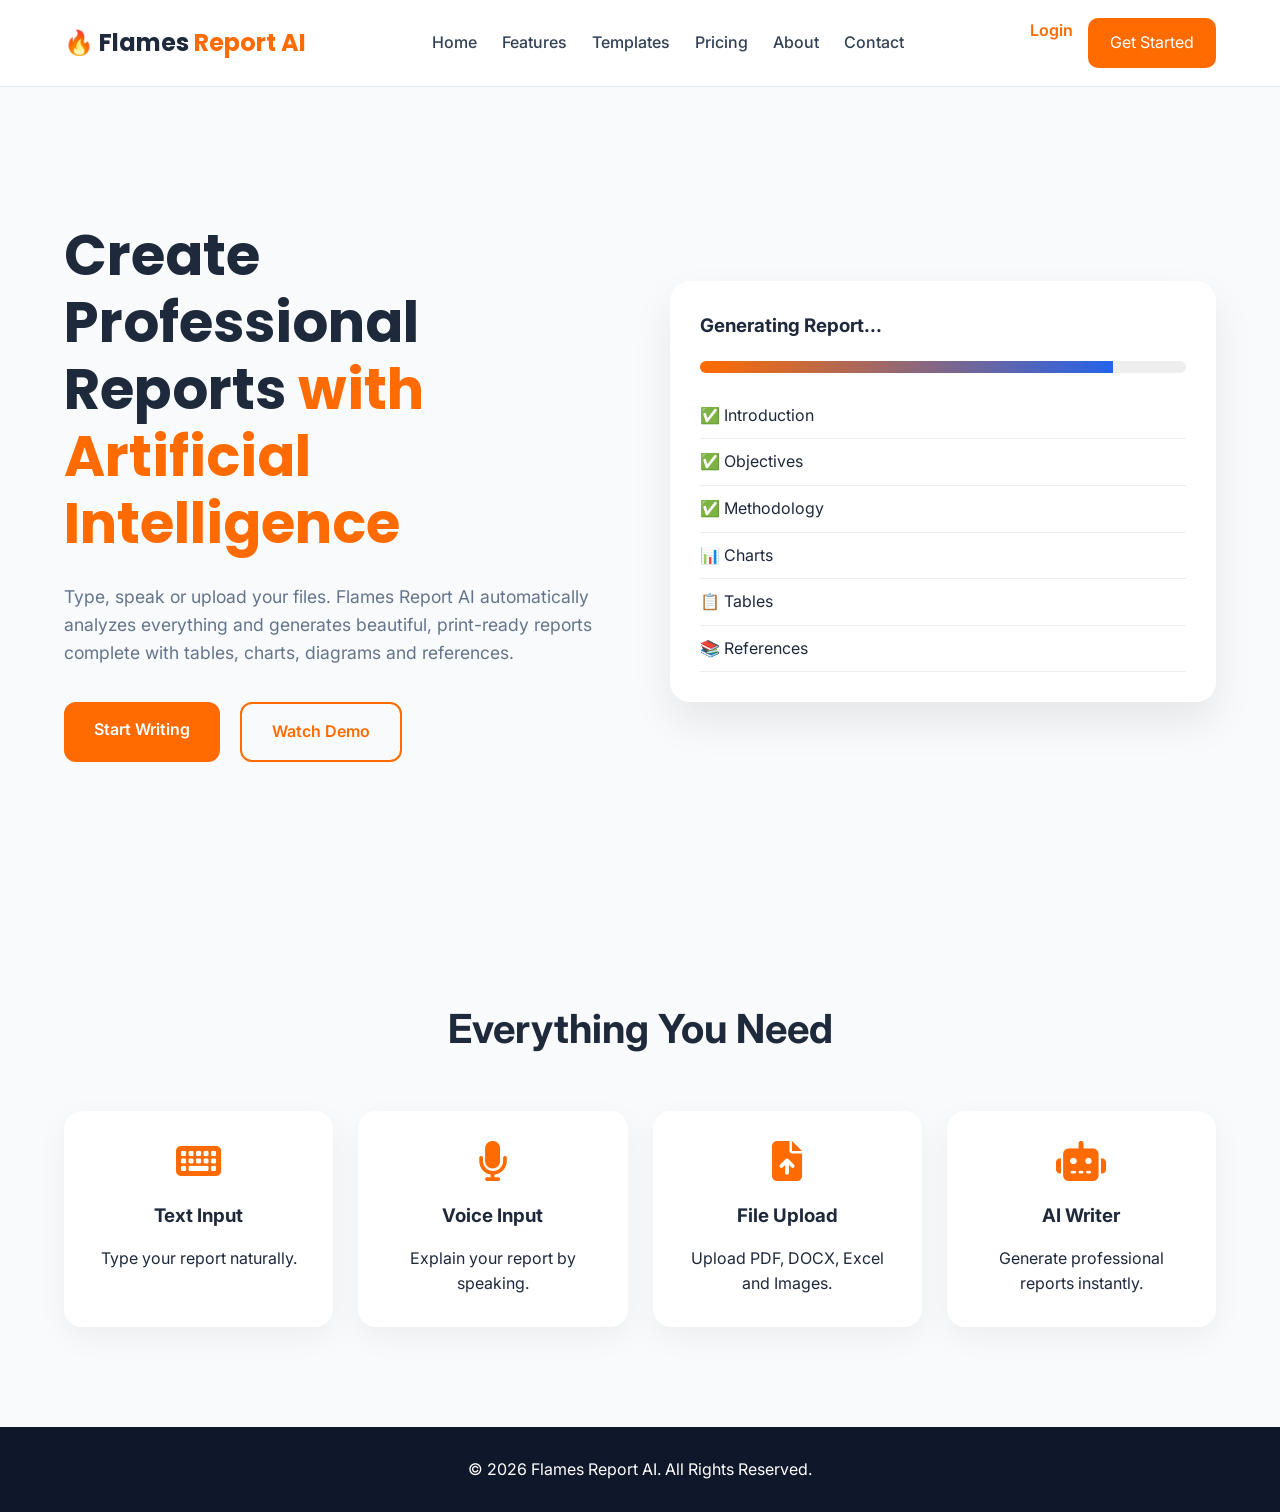
<file: index.html>
<!DOCTYPE html>
<html lang="en">
<head>
    <meta charset="UTF-8">
    <meta name="viewport" content="width=device-width, initial-scale=1.0">
    <title>Flames Report AI</title>

    <link rel="stylesheet" href="style.css">

    <!-- Google Fonts -->
    <link href="https://fonts.googleapis.com/css2?family=Inter:wght@300;400;500;600;700&family=Poppins:wght@600;700;800&display=swap" rel="stylesheet">

    <!-- Font Awesome -->
    <link rel="stylesheet"
    href="https://cdnjs.cloudflare.com/ajax/libs/font-awesome/6.6.0/css/all.min.css">
</head>

<body>

    <!-- ================= NAVBAR ================= -->

    <header>

        <nav class="navbar">

            <div class="logo">

                🔥 Flames <span>Report AI</span>

            </div>

            <ul class="nav-links">

                <li><a href="#">Home</a></li>

                <li><a href="#">Features</a></li>

                <li><a href="#">Templates</a></li>

                <li><a href="#">Pricing</a></li>

                <li><a href="#">About</a></li>

                <li><a href="#">Contact</a></li>

            </ul>

            <div class="nav-buttons">

                <a href="pages/login.html" class="login-btn">
                    Login
                </a>

                <a href="pages/signup.html" class="signup-btn">
                    Get Started
                </a>

            </div>

        </nav>

    </header>

    <!-- ================= HERO ================= -->

    <section class="hero">

        <div class="hero-text">

            <h1>

                Create Professional Reports

                <span>with Artificial Intelligence</span>

            </h1>

            <p>

                Type, speak or upload your files.

                Flames Report AI automatically analyzes everything and generates beautiful, print-ready reports complete with tables, charts, diagrams and references.

            </p>

            <div class="hero-buttons">

                <a href="pages/signup.html" class="primary-btn">

                    Start Writing

                </a>

                <a href="#" class="secondary-btn">

                    Watch Demo

                </a>

            </div>

        </div>

        <div class="hero-image">

            <div class="report-card">

                <h3>Generating Report...</h3>

                <div class="progress">

                    <div class="progress-bar"></div>

                </div>

                <ul>

                    <li>✅ Introduction</li>

                    <li>✅ Objectives</li>

                    <li>✅ Methodology</li>

                    <li>📊 Charts</li>

                    <li>📋 Tables</li>

                    <li>📚 References</li>

                </ul>

            </div>

        </div>

    </section>

    <!-- ================= FEATURES ================= -->

    <section class="features">

        <h2>Everything You Need</h2>

        <div class="feature-grid">

            <div class="feature-card">

                <i class="fas fa-keyboard"></i>

                <h3>Text Input</h3>

                <p>Type your report naturally.</p>

            </div>

            <div class="feature-card">

                <i class="fas fa-microphone"></i>

                <h3>Voice Input</h3>

                <p>Explain your report by speaking.</p>

            </div>

            <div class="feature-card">

                <i class="fas fa-file-upload"></i>

                <h3>File Upload</h3>

                <p>Upload PDF, DOCX, Excel and Images.</p>

            </div>

            <div class="feature-card">

                <i class="fas fa-robot"></i>

                <h3>AI Writer</h3>

                <p>Generate professional reports instantly.</p>

            </div>

        </div>

    </section>

    <!-- ================= FOOTER ================= -->

    <footer>

        <p>

            © 2026 Flames Report AI. All Rights Reserved.

        </p>

    </footer>

    <script src="script.js"></script>

</body>
                      </html>
</file>
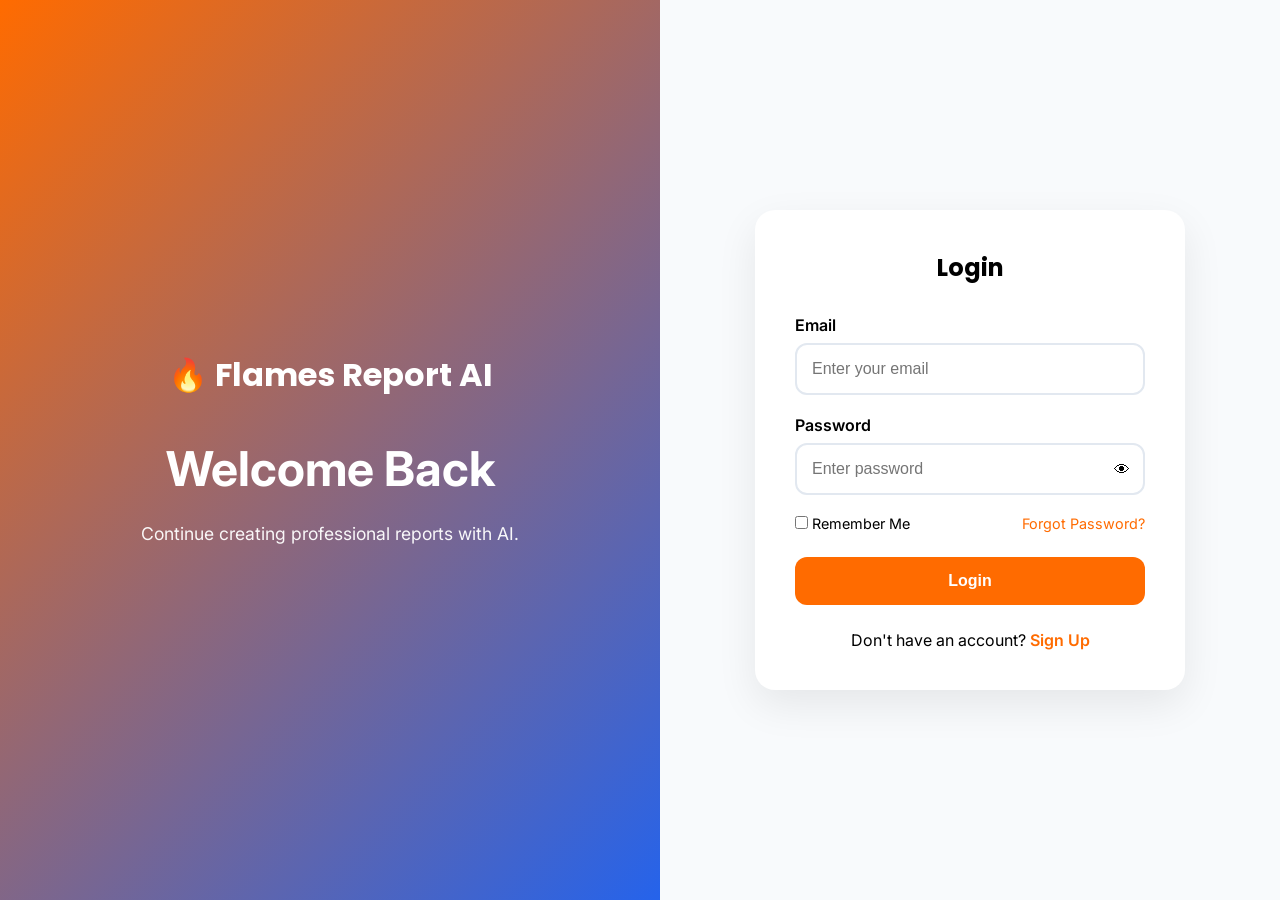
<file: login.html>
<!DOCTYPE html>
<html lang="en">

<head>

    <meta charset="UTF-8">

    <meta name="viewport"
          content="width=device-width, initial-scale=1.0">

    <title>Login | Flames Report AI</title>

    <link rel="stylesheet" href="../css/auth.css">

    <link href="https://fonts.googleapis.com/css2?family=Inter:wght@300;400;500;600;700&family=Poppins:wght@600;700;800&display=swap" rel="stylesheet">

    <link rel="stylesheet"
    href="https://cdnjs.cloudflare.com/ajax/libs/font-awesome/6.6.0/css/all.min.css">

</head>

<body>

<div class="container">

    <div class="left-panel">

        <div class="brand">

            🔥 Flames Report AI

        </div>

        <h1>

            Welcome Back

        </h1>

        <p>

            Continue creating professional reports with AI.

        </p>

    </div>

    <div class="right-panel">

        <form id="loginForm">

            <h2>Login</h2>

            <div class="input-group">

                <label>Email</label>

                <input
                type="email"
                id="email"
                placeholder="Enter your email"
                required>

            </div>

            <div class="input-group">

                <label>Password</label>

                <input
                type="password"
                id="password"
                placeholder="Enter password"
                required>

            </div>

            <div class="options">

                <label>

                    <input type="checkbox">

                    Remember Me

                </label>

                <a href="#">

                    Forgot Password?

                </a>

            </div>

            <button type="submit">

                Login

            </button>

            <p class="bottom-text">

                Don't have an account?

                <a href="signup.html">

                    Sign Up

                </a>

            </p>

        </form>

    </div>

</div>

<script src="../js/auth.js"></script>

</body>

</html>
</file>
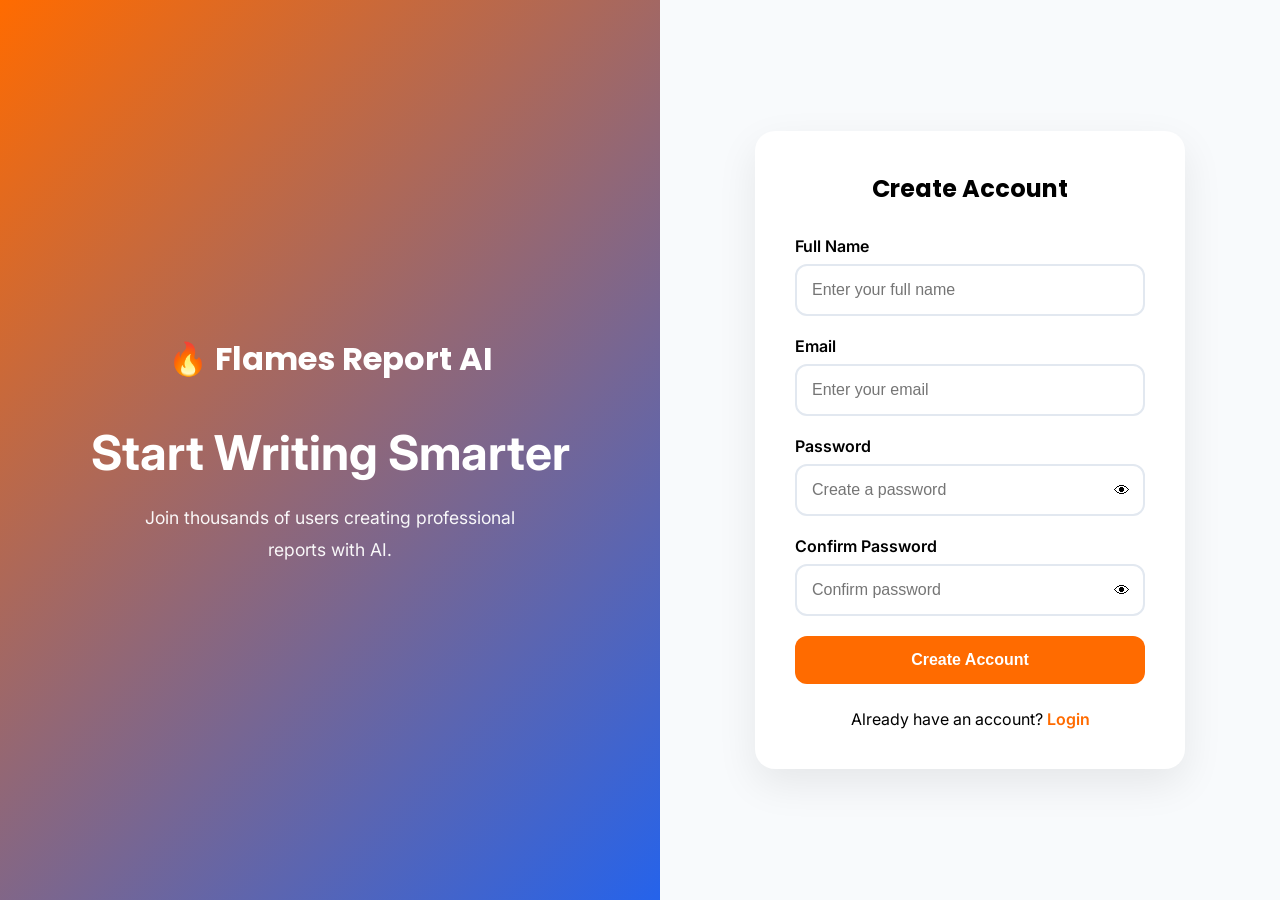
<file: signup.html>
<!DOCTYPE html>
<html lang="en">

<head>

    <meta charset="UTF-8">

    <meta name="viewport"
          content="width=device-width, initial-scale=1.0">

    <title>Create Account | Flames Report AI</title>

    <link rel="stylesheet" href="../css/auth.css">

    <link href="https://fonts.googleapis.com/css2?family=Inter:wght@300;400;500;600;700;800&family=Poppins:wght@600;700;800&display=swap" rel="stylesheet">

    <link rel="stylesheet"
    href="https://cdnjs.cloudflare.com/ajax/libs/font-awesome/6.6.0/css/all.min.css">

</head>

<body>

<div class="container">

    <div class="left-panel">

        <div class="brand">

            🔥 Flames Report AI

        </div>

        <h1>

            Start Writing Smarter

        </h1>

        <p>

            Join thousands of users creating professional reports with AI.

        </p>

    </div>

    <div class="right-panel">

        <form id="signupForm">

            <h2>Create Account</h2>

            <div class="input-group">

                <label>Full Name</label>

                <input
                type="text"
                id="fullname"
                placeholder="Enter your full name"
                required>

            </div>

            <div class="input-group">

                <label>Email</label>

                <input
                type="email"
                id="email"
                placeholder="Enter your email"
                required>

            </div>

            <div class="input-group">

                <label>Password</label>

                <input
                type="password"
                id="password"
                placeholder="Create a password"
                required>

            </div>

            <div class="input-group">

                <label>Confirm Password</label>

                <input
                type="password"
                id="confirmPassword"
                placeholder="Confirm password"
                required>

            </div>

            <button type="submit">

                Create Account

            </button>

            <p class="bottom-text">

                Already have an account?

                <a href="login.html">

                    Login

                </a>

            </p>

        </form>

    </div>

</div>

<script src="../js/auth.js"></script>

</body>

</html>
</file>
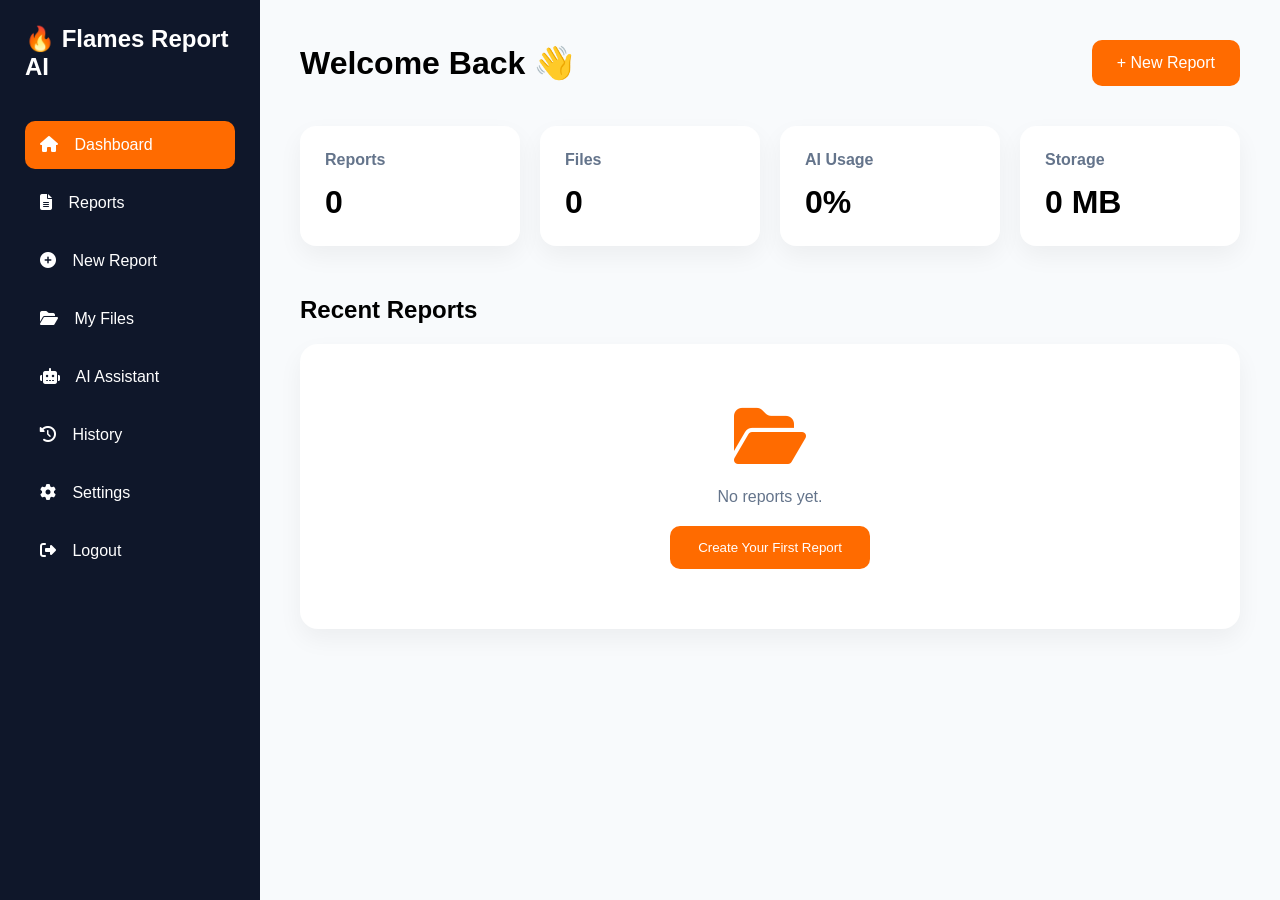
<file: pages/dashboard.html>
<!DOCTYPE html>
<html lang="en">

<head>

    <meta charset="UTF-8">

    <meta name="viewport" content="width=device-width, initial-scale=1.0">

    <title>Dashboard | Flames Report AI</title>

    <link rel="stylesheet" href="../css/dashboard.css">

    <link rel="stylesheet"
    href="https://cdnjs.cloudflare.com/ajax/libs/font-awesome/6.6.0/css/all.min.css">

</head>

<body>

<div class="dashboard">

    <!-- Sidebar -->

    <aside class="sidebar">

        <div class="logo">

            🔥 Flames Report AI

        </div>

        <ul>

            <li class="active">
                <i class="fas fa-home"></i>
                Dashboard
            </li>

            <li>
                <i class="fas fa-file-alt"></i>
                Reports
            </li>

            <li>
                <i class="fas fa-plus-circle"></i>
                New Report
            </li>

            <li>
                <i class="fas fa-folder-open"></i>
                My Files
            </li>

            <li>
                <i class="fas fa-robot"></i>
                AI Assistant
            </li>

            <li>
                <i class="fas fa-history"></i>
                History
            </li>

            <li>
                <i class="fas fa-cog"></i>
                Settings
            </li>

            <li>
                <i class="fas fa-sign-out-alt"></i>
                Logout
            </li>

        </ul>

    </aside>

    <!-- Main Content -->

    <main class="main-content">

        <header class="topbar">

            <h1>Welcome Back 👋</h1>

            <button class="new-report">

                + New Report

            </button>

        </header>

        <!-- Statistics -->

        <section class="stats">

            <div class="card">

                <h2>Reports</h2>

                <h3>0</h3>

            </div>

            <div class="card">

                <h2>Files</h2>

                <h3>0</h3>

            </div>

            <div class="card">

                <h2>AI Usage</h2>

                <h3>0%</h3>

            </div>

            <div class="card">

                <h2>Storage</h2>

                <h3>0 MB</h3>

            </div>

        </section>

        <!-- Recent Reports -->

        <section class="recent">

            <h2>Recent Reports</h2>

            <div class="empty">

                <i class="fas fa-folder-open"></i>

                <p>No reports yet.</p>

                <button>Create Your First Report</button>

            </div>

        </section>

    </main>

</div>

<script src="../js/dashboard.js"></script>

</body>

  </html>
</file>
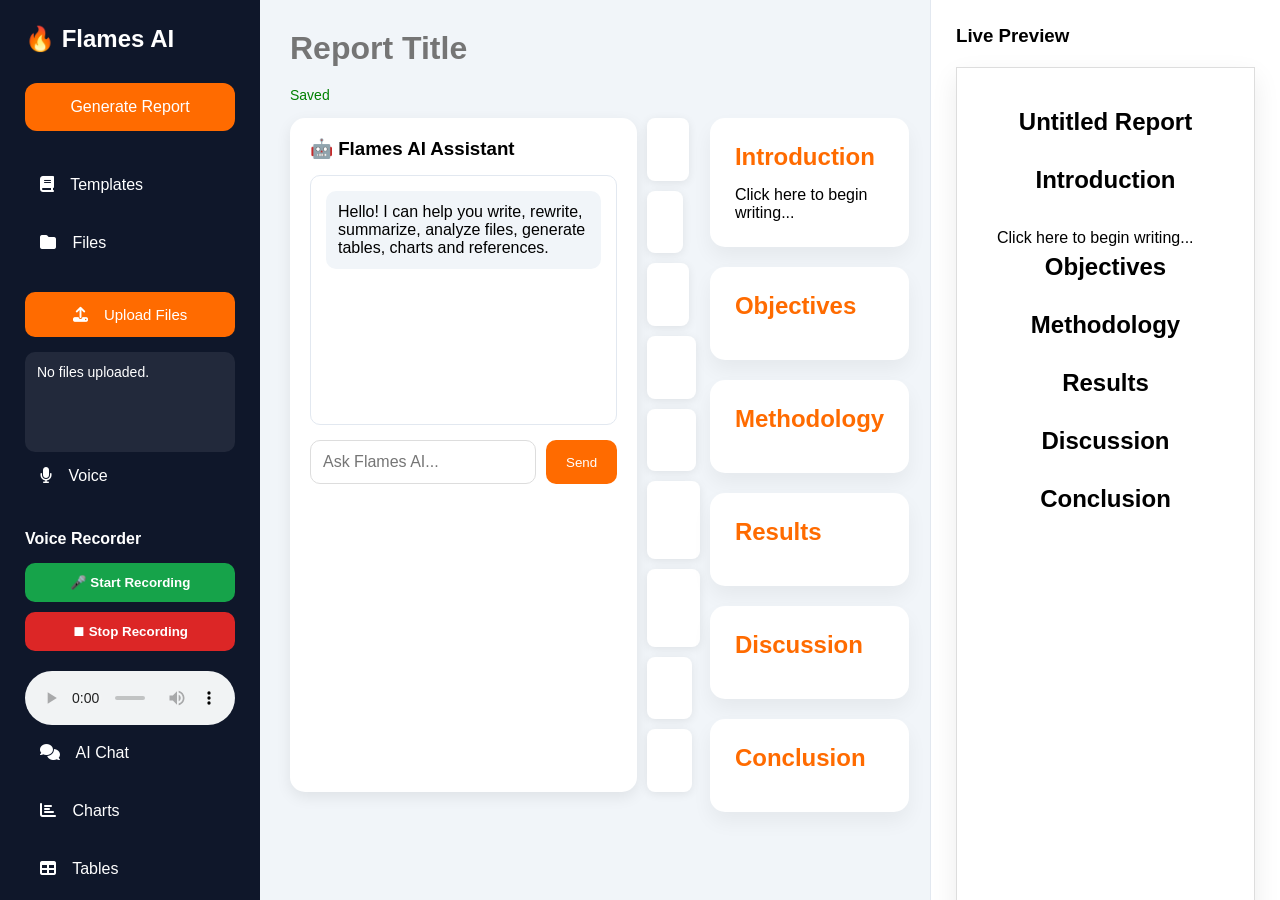
<file: pages/report.html>
<!DOCTYPE html>
<html lang="en">

<head>

<meta charset="UTF-8">

<meta name="viewport"
content="width=device-width, initial-scale=1.0">

<title>Report Studio | Flames Report AI</title>

<link rel="stylesheet"
href="../css/report.css">

<link rel="stylesheet"
href="https://cdnjs.cloudflare.com/ajax/libs/font-awesome/6.6.0/css/all.min.css">

</head>

<body>

<div class="studio">

    <!-- Sidebar -->

    <aside class="sidebar">

        <h2>🔥 Flames AI</h2>

        <button class="generate-btn">

            Generate Report

        </button>

        <ul>

            <li><i class="fas fa-book"></i> Templates</li>

            <li><i class="fas fa-folder"></i> Files</li>
            <div class="upload-box">

    <input
        type="file"
        id="fileInput"
        multiple
        hidden>

    <button id="uploadBtn">

        <i class="fas fa-upload"></i>

        Upload Files

    </button>

    <div id="fileList">

        <p>No files uploaded.</p>

    </div>

            </div>

            <li><i class="fas fa-microphone"></i> Voice</li>
            <div class="voice-box">

    <h3>Voice Recorder</h3>

    <button id="startRecord">

        🎤 Start Recording

    </button>

    <button id="stopRecord">

        ⏹ Stop Recording

    </button>

    <audio id="audioPlayer" controls></audio>

            </div>

            <li><i class="fas fa-comments"></i> AI Chat</li>

            <li><i class="fas fa-chart-bar"></i> Charts</li>

            <li><i class="fas fa-table"></i> Tables</li>

            <li><i class="fas fa-cog"></i> Formatting</li>

            <li><i class="fas fa-bookmark"></i> References</li>

        </ul>

    </aside>

    <!-- Editor -->

    <main class="editor">

        <input
        type="text"
        class="title"
        placeholder="Report Title">
        <div class="save-status">

    Saved

        </div>

        <!-- =========================
     AI COMMAND BAR
========================== -->

<div class="ai-command">
<div class="ai-panel">

    <h3>🤖 Flames AI Assistant</h3>

    <div id="chatMessages" class="chat-messages">

        <div class="ai-message">
            Hello! I can help you write, rewrite, summarize, analyze files, generate tables, charts and references.
        </div>

    </div>

    <div class="chat-input">

        <input
            type="text"
            id="aiPrompt"
            placeholder="Ask Flames AI...">

        <button id="sendPrompt">
            Send
        </button>

    </div>

</div>

<!-- =========================
     TOOLBAR
========================== -->

<div class="toolbar">

    <button><b>B</b></button>

    <button><i>I</i></button>

    <button><u>U</u></button>

    <button>H1</button>

    <button>H2</button>

    <button>• List</button>

    <button>1. List</button>

    <button>

        <i class="fas fa-table"></i>

    </button>

    <button>

        <i class="fas fa-image"></i>

    </button>

</div>

<!-- =========================
     DOCUMENT
========================== -->

<div class="document">

    <section
    class="block"
    contenteditable="true">

        <h2>Introduction</h2>

        <p>

            Click here to begin writing...

        </p>

    </section>

    <section
    class="block"
    contenteditable="true">

        <h2>Objectives</h2>

        <p></p>

    </section>

    <section
    class="block"
    contenteditable="true">

        <h2>Methodology</h2>

        <p></p>

    </section>

    <section
    class="block"
    contenteditable="true">

        <h2>Results</h2>

        <p></p>

    </section>

    <section
    class="block"
    contenteditable="true">

        <h2>Discussion</h2>

        <p></p>

    </section>

    <section
    class="block"
    contenteditable="true">

        <h2>Conclusion</h2>

        <p></p>

    </section>

        </div>

    </main>

    <!-- Preview -->

    <aside class="preview">

        <h3>Live Preview</h3>

        <div class="paper">

            <h2>Untitled Report</h2>

            <p>

                Your formatted report preview will appear here.

            </p>

        </div>

    </aside>

</div>
    <!-- Toast Notification -->
<div id="toast"></div>

<script src="../js/report.js"></script>

</body>

</html>
</file>
<file: style.css>
/*=========================================
  GOOGLE FONTS
=========================================*/
@import url('https://fonts.googleapis.com/css2?family=Inter:wght@300;400;500;600;700&family=Poppins:wght@600;700;800&display=swap');

/*=========================================
  RESET
=========================================*/
*{
    margin:0;
    padding:0;
    box-sizing:border-box;
}

html{
    scroll-behavior:smooth;
}

body{
    font-family:'Inter',sans-serif;
    background:#f8fafc;
    color:#1e293b;
    line-height:1.6;
}

/*=========================================
  VARIABLES
=========================================*/
:root{

    --primary:#ff6b00;
    --secondary:#2563eb;

    --dark:#0f172a;
    --light:#ffffff;

    --text:#334155;

    --border:#e2e8f0;

}

/*=========================================
  NAVBAR
=========================================*/
header{

    position:sticky;
    top:0;

    z-index:999;

    background:#fff;

    border-bottom:1px solid var(--border);

}

.navbar{

    width:90%;
    max-width:1200px;

    margin:auto;

    display:flex;

    align-items:center;

    justify-content:space-between;

    padding:18px 0;

}

.logo{

    font-size:1.5rem;

    font-weight:700;

    font-family:'Poppins',sans-serif;

}

.logo span{

    color:var(--primary);

}

.nav-links{

    display:flex;

    list-style:none;

    gap:25px;

}

.nav-links a{

    text-decoration:none;

    color:var(--text);

    font-weight:500;

    transition:.3s;

}

.nav-links a:hover{

    color:var(--primary);

}

.nav-buttons{

    display:flex;

    gap:15px;

}

.login-btn{

    text-decoration:none;

    color:var(--primary);

    font-weight:600;

}

.signup-btn{

    text-decoration:none;

    background:var(--primary);

    color:#fff;

    padding:12px 22px;

    border-radius:10px;

    transition:.3s;

}

.signup-btn:hover{

    background:#e95d00;

}

/*=========================================
  HERO
=========================================*/

.hero{

    width:90%;

    max-width:1200px;

    margin:auto;

    min-height:90vh;

    display:flex;

    align-items:center;

    justify-content:space-between;

    gap:60px;

}

.hero-text{

    flex:1;

}

.hero-text h1{

    font-family:'Poppins',sans-serif;

    font-size:3.5rem;

    line-height:1.2;

    margin-bottom:25px;

}

.hero-text span{

    color:var(--primary);

}

.hero-text p{

    color:#64748b;

    font-size:1.1rem;

    margin-bottom:35px;

}

.hero-buttons{

    display:flex;

    gap:20px;

}

.primary-btn{

    background:var(--primary);

    color:white;

    text-decoration:none;

    padding:15px 30px;

    border-radius:12px;

    font-weight:600;

    transition:.3s;

}

.primary-btn:hover{

    transform:translateY(-3px);

}

.secondary-btn{

    text-decoration:none;

    border:2px solid var(--primary);

    color:var(--primary);

    padding:15px 30px;

    border-radius:12px;

    font-weight:600;

}

/*=========================================
  REPORT CARD
=========================================*/

.hero-image{

    flex:1;

}

.report-card{

    background:white;

    padding:30px;

    border-radius:20px;

    box-shadow:0 20px 40px rgba(0,0,0,.08);

}

.progress{

    width:100%;

    height:12px;

    background:#eee;

    border-radius:20px;

    overflow:hidden;

    margin:20px 0;

}

.progress-bar{

    width:85%;

    height:100%;

    background:linear-gradient(90deg,var(--primary),var(--secondary));

    animation:load 3s infinite;

}

@keyframes load{

    0%{

        width:20%;

    }

    100%{

        width:95%;

    }

}

.report-card ul{

    list-style:none;

}

.report-card li{

    padding:10px 0;

    border-bottom:1px solid #eee;

}

/*=========================================
  FEATURES
=========================================*/

.features{

    width:90%;

    max-width:1200px;

    margin:100px auto;

}

.features h2{

    text-align:center;

    font-size:2.5rem;

    margin-bottom:50px;

}

.feature-grid{

    display:grid;

    grid-template-columns:repeat(auto-fit,minmax(250px,1fr));

    gap:25px;

}

.feature-card{

    background:white;

    padding:30px;

    border-radius:18px;

    text-align:center;

    box-shadow:0 10px 30px rgba(0,0,0,.05);

    transition:.3s;

}

.feature-card:hover{

    transform:translateY(-10px);

}

.feature-card i{

    font-size:2.5rem;

    color:var(--primary);

    margin-bottom:20px;

}

.feature-card h3{

    margin-bottom:15px;

}

/*=========================================
  FOOTER
=========================================*/

footer{

    background:var(--dark);

    color:white;

    text-align:center;

    padding:30px;

    margin-top:100px;

}

/*=========================================
  MOBILE
=========================================*/

@media(max-width:900px){

.nav-links{

display:none;

}

.hero{

flex-direction:column;

padding-top:50px;

text-align:center;

}

.hero-text h1{

font-size:2.5rem;

}

.hero-buttons{

justify-content:center;

flex-wrap:wrap;

}

.navbar{

width:95%;

}

  }
/*=========================================
  RIPPLE EFFECT
=========================================*/

.primary-btn,
.signup-btn{

    position:relative;

    overflow:hidden;

}

.ripple{

    position:absolute;

    border-radius:50%;

    transform:scale(0);

    animation:ripple .6s linear;

    background:rgba(255,255,255,.5);

}

@keyframes ripple{

    to{

        transform:scale(4);

        opacity:0;

    }

}
</file>
<file: css/auth.css>
/*=========================================
  GOOGLE FONTS
=========================================*/
@import url('https://fonts.googleapis.com/css2?family=Inter:wght@300;400;500;600;700&family=Poppins:wght@600;700;800&display=swap');

/*=========================================
  RESET
=========================================*/
*{
    margin:0;
    padding:0;
    box-sizing:border-box;
}

body{
    font-family:'Inter',sans-serif;
    background:#f8fafc;
    min-height:100vh;
}

/*=========================================
  CONTAINER
=========================================*/
.container{
    display:flex;
    min-height:100vh;
}

/*=========================================
  LEFT PANEL
=========================================*/
.left-panel{
    flex:1;
    background:linear-gradient(135deg,#ff6b00,#2563eb);
    color:#fff;

    display:flex;
    flex-direction:column;
    justify-content:center;
    align-items:center;

    padding:60px;
    text-align:center;
}

.brand{
    font-size:2rem;
    font-family:'Poppins',sans-serif;
    font-weight:700;
    margin-bottom:40px;
}

.left-panel h1{
    font-size:3rem;
    margin-bottom:20px;
}

.left-panel p{
    max-width:420px;
    font-size:1.1rem;
    opacity:.95;
    line-height:1.8;
}

/*=========================================
  RIGHT PANEL
=========================================*/
.right-panel{
    flex:1;
    display:flex;
    justify-content:center;
    align-items:center;
    padding:40px;
}

/*=========================================
  FORM
=========================================*/
form{
    width:100%;
    max-width:430px;
    background:#fff;
    padding:40px;
    border-radius:20px;
    box-shadow:0 15px 40px rgba(0,0,0,.08);
}

form h2{
    text-align:center;
    margin-bottom:30px;
    font-family:'Poppins',sans-serif;
}

.input-group{
    margin-bottom:20px;
}

.input-group label{
    display:block;
    margin-bottom:8px;
    font-weight:600;
}

.input-group input{
    width:100%;
    padding:15px;
    border:2px solid #e2e8f0;
    border-radius:12px;
    outline:none;
    transition:.3s;
    font-size:1rem;
}

.input-group input:focus{
    border-color:#ff6b00;
}

/*=========================================
  OPTIONS
=========================================*/
.options{
    display:flex;
    justify-content:space-between;
    align-items:center;
    margin-bottom:25px;
    font-size:.9rem;
}

.options a{
    text-decoration:none;
    color:#ff6b00;
}

/*=========================================
  BUTTON
=========================================*/
button{
    width:100%;
    padding:15px;
    border:none;
    border-radius:12px;
    background:#ff6b00;
    color:#fff;
    font-size:1rem;
    font-weight:600;
    cursor:pointer;
    transition:.3s;
}

button:hover{
    background:#e55d00;
    transform:translateY(-2px);
}

/*=========================================
  BOTTOM TEXT
=========================================*/
.bottom-text{
    text-align:center;
    margin-top:25px;
}

.bottom-text a{
    color:#ff6b00;
    text-decoration:none;
    font-weight:600;
}

/*=========================================
  RESPONSIVE
=========================================*/
@media(max-width:900px){

.container{
    flex-direction:column;
}

.left-panel{
    min-height:300px;
    padding:40px 20px;
}

.left-panel h1{
    font-size:2.2rem;
}

.right-panel{
    padding:20px;
}

form{
    padding:30px 20px;
}

.options{
    flex-direction:column;
    gap:12px;
    align-items:flex-start;
}

  }
</file>
<file: css/dashboard.css>
/*=========================================
    RESET
=========================================*/

*{
    margin:0;
    padding:0;
    box-sizing:border-box;
}

:root{

    --primary:#ff6b00;
    --secondary:#2563eb;

    --dark:#0f172a;
    --light:#ffffff;

    --bg:#f8fafc;

    --text:#334155;

    --border:#e2e8f0;

}

body{

    font-family:Inter,sans-serif;

    background:var(--bg);

}

/*=========================================
    DASHBOARD
=========================================*/

.dashboard{

    display:flex;

    min-height:100vh;

}

/*=========================================
    SIDEBAR
=========================================*/

.sidebar{

    width:260px;

    background:var(--dark);

    color:white;

    padding:25px;

    position:fixed;

    left:0;

    top:0;

    bottom:0;

    overflow-y:auto;

}

.logo{

    font-size:1.5rem;

    font-weight:bold;

    margin-bottom:40px;

}

.sidebar ul{

    list-style:none;

}

.sidebar li{

    padding:15px;

    border-radius:10px;

    cursor:pointer;

    margin-bottom:10px;

    transition:.3s;

}

.sidebar li:hover{

    background:rgba(255,255,255,.08);

}

.sidebar .active{

    background:var(--primary);

}

.sidebar i{

    margin-right:12px;

}

/*=========================================
    MAIN CONTENT
=========================================*/

.main-content{

    flex:1;

    margin-left:260px;

    padding:40px;

}

/*=========================================
    TOPBAR
=========================================*/

.topbar{

    display:flex;

    justify-content:space-between;

    align-items:center;

    margin-bottom:40px;

}

.new-report{

    background:var(--primary);

    color:white;

    border:none;

    padding:14px 25px;

    border-radius:10px;

    cursor:pointer;

    font-size:1rem;

    transition:.3s;

}

.new-report:hover{

    transform:translateY(-2px);

}

/*=========================================
    STATS
=========================================*/

.stats{

    display:grid;

    grid-template-columns:repeat(auto-fit,minmax(220px,1fr));

    gap:20px;

}

.card{

    background:white;

    padding:25px;

    border-radius:16px;

    box-shadow:0 10px 25px rgba(0,0,0,.05);

    transition:.3s;

}

.card:hover{

    transform:translateY(-6px);

}

.card h2{

    color:#64748b;

    font-size:1rem;

}

.card h3{

    font-size:2rem;

    margin-top:15px;

}

/*=========================================
    RECENT REPORTS
=========================================*/

.recent{

    margin-top:50px;

}

.recent h2{

    margin-bottom:20px;

}

.empty{

    background:white;

    border-radius:18px;

    padding:60px;

    text-align:center;

    box-shadow:0 10px 25px rgba(0,0,0,.05);

}

.empty i{

    font-size:4rem;

    color:var(--primary);

    margin-bottom:20px;

}

.empty p{

    margin-bottom:20px;

    color:#64748b;

}

.empty button{

    border:none;

    background:var(--primary);

    color:white;

    padding:14px 28px;

    border-radius:10px;

    cursor:pointer;

    transition:.3s;

}

.empty button:hover{

    transform:translateY(-2px);

}

/*=========================================
    MOBILE
=========================================*/

@media(max-width:900px){

.sidebar{

    width:80px;

    padding:20px 10px;

}

.logo{

    font-size:1rem;

}

.sidebar li{

    text-align:center;

}

.sidebar li i{

    margin-right:0;

}

.sidebar li{

    font-size:0;

}

.sidebar li i{

    font-size:18px;

}

.main-content{

    margin-left:80px;

    padding:20px;

}

.topbar{

    flex-direction:column;

    align-items:flex-start;

    gap:20px;

}

  }
</file>
<file: css/report.css>
/*=========================================
    RESET
=========================================*/

*{
    margin:0;
    padding:0;
    box-sizing:border-box;
}

:root{

    --primary:#ff6b00;
    --dark:#0f172a;
    --light:#ffffff;
    --background:#f1f5f9;
    --border:#e2e8f0;
    --text:#334155;

}

body{

    font-family:Inter,sans-serif;

    background:var(--background);

}

/*=========================================
    LAYOUT
=========================================*/

.studio{

    display:grid;

    grid-template-columns:260px 1fr 350px;

    height:100vh;

}

/*=========================================
    SIDEBAR
=========================================*/

.sidebar{

    background:var(--dark);

    color:white;

    padding:25px;

    overflow:auto;

}

.sidebar h2{

    margin-bottom:30px;

}

.generate-btn{

    width:100%;

    border:none;

    background:var(--primary);

    color:white;

    padding:15px;

    border-radius:12px;

    cursor:pointer;

    margin-bottom:30px;

    font-size:1rem;

}

.sidebar ul{

    list-style:none;

}

.sidebar li{

    padding:15px;

    border-radius:10px;

    margin-bottom:10px;

    cursor:pointer;

    transition:.3s;

}

.sidebar li:hover{

    background:rgba(255,255,255,.08);

}

.sidebar i{

    margin-right:12px;

}

/*=========================================
    EDITOR
=========================================*/

.editor{

    display:flex;

    flex-direction:column;

    padding:30px;

    overflow:auto;

}

.title{

    border:none;

    outline:none;

    font-size:2rem;

    font-weight:bold;

    margin-bottom:20px;

    background:transparent;

}

.workspace{

    flex:1;

    resize:none;

    border:none;

    outline:none;

    background:white;

    border-radius:18px;

    padding:25px;

    font-size:1rem;

    line-height:1.8;

    box-shadow:0 10px 25px rgba(0,0,0,.05);

}

/*=========================================
    PREVIEW
=========================================*/

.preview{

    background:#fff;

    border-left:1px solid var(--border);

    padding:25px;

    overflow:auto;

}

.preview h3{

    margin-bottom:20px;

}

.paper{

    background:white;

    min-height:1000px;

    border:1px solid #ddd;

    padding:40px;

    box-shadow:0 10px 25px rgba(0,0,0,.08);

}

.paper h2{

    text-align:center;

    margin-bottom:30px;

}

.paper p{

    line-height:1.8;

}

/*=========================================
    RESPONSIVE
=========================================*/

@media(max-width:1200px){

.studio{

grid-template-columns:220px 1fr;

}

.preview{

display:none;

}

}

@media(max-width:768px){

.studio{

display:flex;

flex-direction:column;

height:auto;

}

.sidebar{

width:100%;

}

.editor{

padding:20px;

}

.workspace{

min-height:500px;

}

  }
/*=========================
AI COMMAND
=========================*/

.ai-command{

display:flex;

gap:10px;

margin-bottom:20px;

}

.ai-command input{

flex:1;

padding:15px;

border-radius:10px;

border:1px solid #ddd;

font-size:16px;

}

.ai-command button{

background:var(--primary);

color:white;

border:none;

padding:15px 22px;

border-radius:10px;

cursor:pointer;

}

/*=========================
TOOLBAR
=========================*/

.toolbar{

display:flex;

gap:10px;

flex-wrap:wrap;

margin-bottom:20px;

}

.toolbar button{

padding:10px 16px;

border:none;

background:white;

border-radius:8px;

cursor:pointer;

box-shadow:0 2px 10px rgba(0,0,0,.08);

}

/*=========================
DOCUMENT
=========================*/

.document{

display:flex;

flex-direction:column;

gap:20px;

}

.block{

background:white;

padding:25px;

border-radius:15px;

box-shadow:0 10px 20px rgba(0,0,0,.05);

outline:none;

}

.block h2{

margin-bottom:15px;

color:var(--primary);

}

.block:focus{

border:2px solid var(--primary);

    }
/*=========================================
    TOAST
=========================================*/

#toast{

    position:fixed;

    top:20px;

    right:20px;

    background:#0f172a;

    color:white;

    padding:15px 20px;

    border-radius:10px;

    opacity:0;

    pointer-events:none;

    transition:.3s;

    z-index:9999;

    max-width:300px;

}

#toast.show{

    opacity:1;

}

.save-status{

    color:green;

    font-size:14px;

    margin-bottom:15px;

    }
/*=========================================
    VOICE RECORDER
=========================================*/

.voice-box{

    margin-top:30px;

}

.voice-box h3{

    margin-bottom:15px;

    font-size:16px;

}

#startRecord,
#stopRecord{

    width:100%;

    padding:12px;

    margin-bottom:10px;

    border:none;

    border-radius:10px;

    cursor:pointer;

    font-weight:bold;

}

#startRecord{

    background:#16a34a;

    color:white;

}

#stopRecord{

    background:#dc2626;

    color:white;

}

#audioPlayer{

    width:100%;

    margin-top:10px;

}
/*=========================================
    FILE UPLOAD
=========================================*/

.upload-box{

    margin-top:25px;

}

#uploadBtn{

    width:100%;

    padding:14px;

    border:none;

    border-radius:10px;

    background:var(--primary);

    color:white;

    cursor:pointer;

    font-size:15px;

    margin-bottom:15px;

    transition:.3s;

}

#uploadBtn:hover{

    opacity:.9;

}

#fileList{

    background:rgba(255,255,255,.08);

    border-radius:10px;

    padding:12px;

    min-height:100px;

    font-size:14px;

    overflow-y:auto;

}

.file-item{

    padding:8px 0;

    border-bottom:1px solid rgba(255,255,255,.1);

    word-break:break-word;

    }
/*=========================================
    AI PANEL
=========================================*/

.ai-panel{

    background:white;

    border-radius:15px;

    padding:20px;

    margin-bottom:20px;

    box-shadow:0 5px 15px rgba(0,0,0,.08);

}

.chat-messages{

    height:250px;

    overflow-y:auto;

    margin:15px 0;

    border:1px solid #e2e8f0;

    border-radius:10px;

    padding:15px;

}

.ai-message{

    background:#f1f5f9;

    padding:12px;

    border-radius:10px;

    margin-bottom:10px;

}

.user-message{

    background:#ff6b00;

    color:white;

    padding:12px;

    border-radius:10px;

    margin-bottom:10px;

    text-align:right;

}

.chat-input{

    display:flex;

    gap:10px;

}

.chat-input input{

    flex:1;

    padding:12px;

    border:1px solid #ddd;

    border-radius:10px;

}

.chat-input button{

    background:#ff6b00;

    color:white;

    border:none;

    padding:12px 20px;

    border-radius:10px;

    cursor:pointer;

    }
</file>
